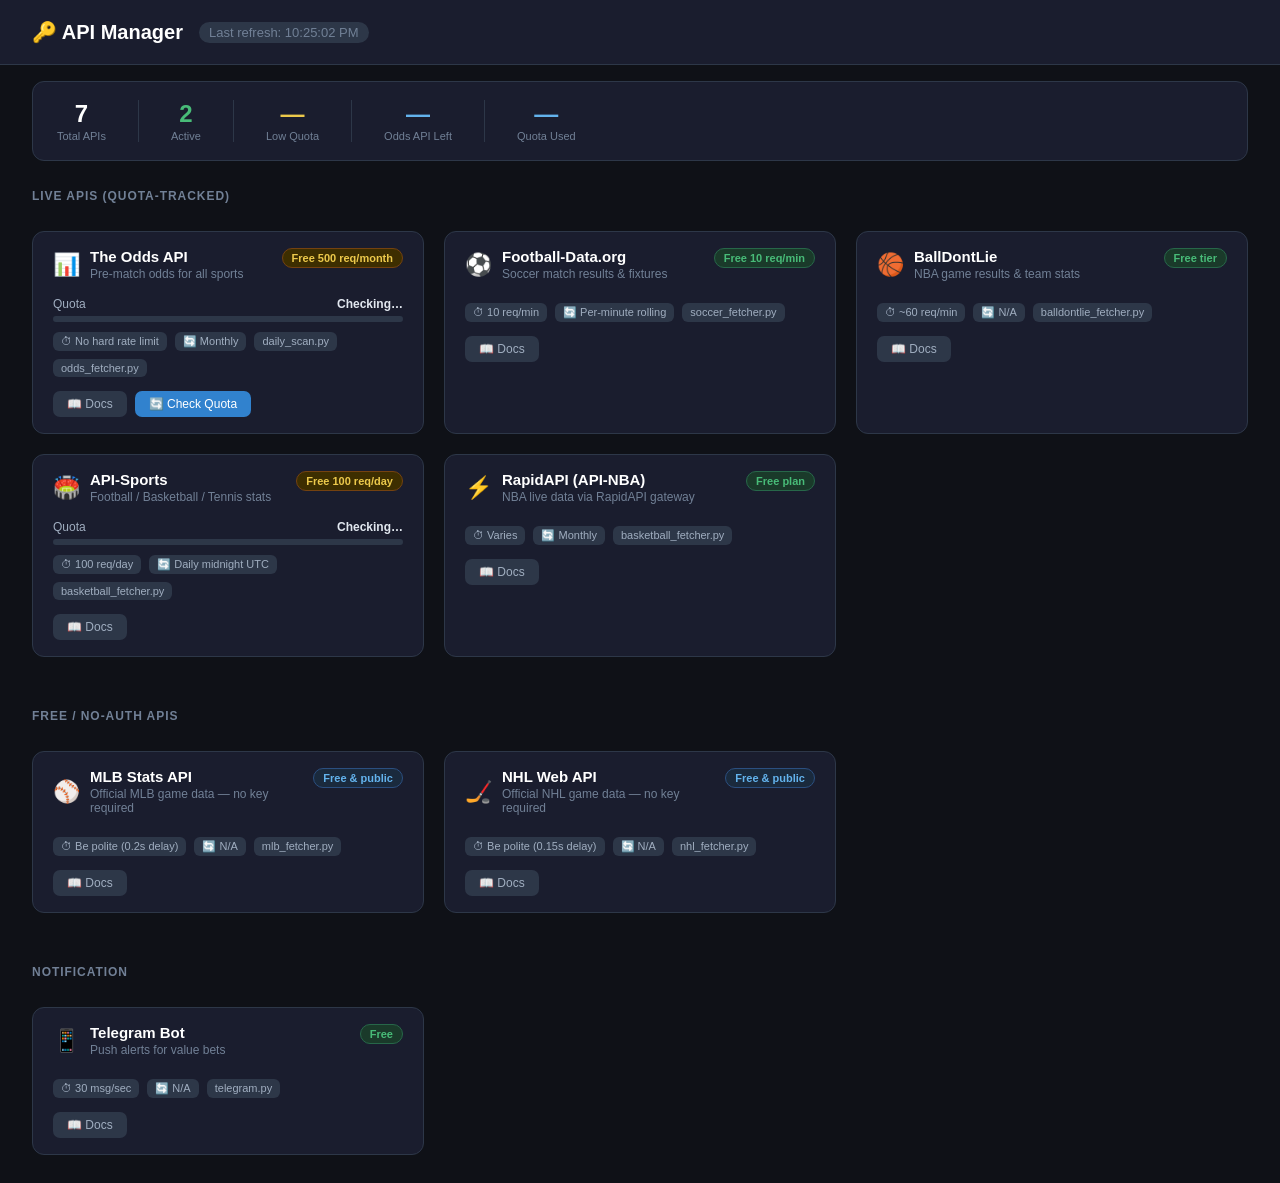
<file: api_manager.html>
<!DOCTYPE html>
<html lang="en">
<head>
<meta charset="UTF-8">
<meta name="viewport" content="width=device-width, initial-scale=1.0">
<title>Sports Predictor — API Manager</title>
<style>
  * { box-sizing: border-box; margin: 0; padding: 0; }
  body { font-family: -apple-system, BlinkMacSystemFont, 'Segoe UI', sans-serif; background: #0f1117; color: #e2e8f0; min-height: 100vh; }

  header { background: #1a1d2e; border-bottom: 1px solid #2d3748; padding: 20px 32px; display: flex; align-items: center; gap: 16px; }
  header h1 { font-size: 20px; font-weight: 700; color: #fff; }
  header span { font-size: 13px; color: #718096; background: #2d3748; padding: 3px 10px; border-radius: 99px; }

  .grid { display: grid; grid-template-columns: repeat(auto-fill, minmax(340px, 1fr)); gap: 20px; padding: 28px 32px; }

  .card { background: #1a1d2e; border: 1px solid #2d3748; border-radius: 12px; overflow: hidden; transition: border-color .2s; }
  .card:hover { border-color: #4a5568; }

  .card-header { padding: 16px 20px 12px; display: flex; align-items: flex-start; justify-content: space-between; }
  .card-title { display: flex; align-items: center; gap: 10px; }
  .card-title .icon { font-size: 22px; }
  .card-title h2 { font-size: 15px; font-weight: 600; color: #fff; }
  .card-title p { font-size: 12px; color: #718096; margin-top: 2px; }

  .badge { font-size: 11px; font-weight: 600; padding: 3px 9px; border-radius: 99px; white-space: nowrap; }
  .badge-green  { background: #1a3a2a; color: #48bb78; border: 1px solid #276749; }
  .badge-yellow { background: #3d2e00; color: #ecc94b; border: 1px solid #744210; }
  .badge-red    { background: #3d1a1a; color: #fc8181; border: 1px solid #742a2a; }
  .badge-blue   { background: #1a2a3d; color: #63b3ed; border: 1px solid #2b4f80; }
  .badge-gray   { background: #2d3748; color: #a0aec0; border: 1px solid #4a5568; }

  .card-body { padding: 0 20px 16px; }

  .quota-bar { margin: 4px 0 10px; }
  .quota-label { display: flex; justify-content: space-between; font-size: 12px; color: #a0aec0; margin-bottom: 5px; }
  .quota-label strong { color: #e2e8f0; }
  .bar-bg { background: #2d3748; border-radius: 99px; height: 6px; overflow: hidden; }
  .bar-fill { height: 100%; border-radius: 99px; transition: width .4s; }
  .bar-green  { background: linear-gradient(90deg, #38a169, #48bb78); }
  .bar-yellow { background: linear-gradient(90deg, #d69e2e, #ecc94b); }
  .bar-red    { background: linear-gradient(90deg, #c53030, #fc8181); }

  .meta-row { display: flex; gap: 8px; flex-wrap: wrap; margin-top: 10px; }
  .meta-chip { font-size: 11px; color: #a0aec0; background: #2d3748; padding: 3px 8px; border-radius: 6px; }
  .meta-chip strong { color: #e2e8f0; }

  .key-row { margin-top: 12px; display: flex; align-items: center; gap: 8px; }
  .key-row label { font-size: 11px; color: #718096; min-width: 30px; }
  .key-display { flex: 1; font-family: 'SF Mono', 'Fira Code', monospace; font-size: 12px; background: #0f1117; border: 1px solid #2d3748; border-radius: 6px; padding: 6px 10px; color: #68d391; overflow: hidden; text-overflow: ellipsis; white-space: nowrap; cursor: pointer; transition: border-color .2s; }
  .key-display:hover { border-color: #4a5568; }
  .copy-btn { background: #2d3748; border: none; color: #a0aec0; font-size: 12px; padding: 6px 10px; border-radius: 6px; cursor: pointer; transition: background .2s; white-space: nowrap; }
  .copy-btn:hover { background: #4a5568; color: #fff; }
  .copy-btn.copied { background: #276749; color: #48bb78; }

  .section-title { font-size: 12px; font-weight: 600; color: #718096; text-transform: uppercase; letter-spacing: .08em; margin: 28px 32px 0; }

  .endpoints { margin-top: 12px; display: flex; flex-direction: column; gap: 4px; }
  .endpoint { font-size: 11px; color: #718096; font-family: monospace; background: #0f1117; padding: 4px 8px; border-radius: 4px; }

  .actions { display: flex; gap: 8px; margin-top: 14px; }
  .btn { font-size: 12px; padding: 6px 14px; border-radius: 7px; border: none; cursor: pointer; font-weight: 500; transition: all .15s; }
  .btn-primary { background: #3182ce; color: #fff; }
  .btn-primary:hover { background: #2b6cb0; }
  .btn-secondary { background: #2d3748; color: #a0aec0; }
  .btn-secondary:hover { background: #4a5568; color: #fff; }

  .summary-bar { background: #1a1d2e; border: 1px solid #2d3748; border-radius: 12px; margin: 16px 32px; padding: 18px 24px; display: flex; gap: 32px; flex-wrap: wrap; align-items: center; }
  .stat { text-align: center; }
  .stat-val { font-size: 24px; font-weight: 700; color: #fff; }
  .stat-lbl { font-size: 11px; color: #718096; margin-top: 2px; }
  .divider { width: 1px; background: #2d3748; align-self: stretch; }

  .toast { position: fixed; bottom: 24px; right: 24px; background: #276749; color: #68d391; font-size: 13px; padding: 10px 18px; border-radius: 8px; opacity: 0; pointer-events: none; transition: opacity .3s; z-index: 999; }
  .toast.show { opacity: 1; }

  @media (max-width: 600px) { .grid { padding: 16px; } .summary-bar { margin: 16px; gap: 16px; } }
</style>
</head>
<body>

<header>
  <div>
    <h1>🔑 API Manager</h1>
  </div>
  <span id="last-refresh">Loading...</span>
</header>

<!-- Summary bar -->
<div class="summary-bar">
  <div class="stat">
    <div class="stat-val" id="total-apis">7</div>
    <div class="stat-lbl">Total APIs</div>
  </div>
  <div class="divider"></div>
  <div class="stat">
    <div class="stat-val" id="active-count" style="color:#48bb78">—</div>
    <div class="stat-lbl">Active</div>
  </div>
  <div class="divider"></div>
  <div class="stat">
    <div class="stat-val" id="warn-count" style="color:#ecc94b">—</div>
    <div class="stat-lbl">Low Quota</div>
  </div>
  <div class="divider"></div>
  <div class="stat">
    <div class="stat-val" id="odds-remaining" style="color:#63b3ed">—</div>
    <div class="stat-lbl">Odds API Left</div>
  </div>
  <div class="divider"></div>
  <div class="stat">
    <div class="stat-val" id="odds-pct" style="color:#63b3ed">—</div>
    <div class="stat-lbl">Quota Used</div>
  </div>
</div>

<div class="section-title">Live APIs (quota-tracked)</div>
<div class="grid" id="live-grid"></div>

<div class="section-title" style="margin-top:24px">Free / No-Auth APIs</div>
<div class="grid" id="free-grid"></div>

<div class="section-title" style="margin-top:24px">Notification</div>
<div class="grid" id="notif-grid"></div>

<div class="toast" id="toast">Copied!</div>

<script>
const ENV_PATH = '.env'; // relative to this file

// ── API definitions ──────────────────────────────────────────────────────────
const APIs = [
  // ── LIVE / QUOTA-TRACKED ─────────────────────────────────────────────────
  {
    id: 'odds',
    group: 'live',
    icon: '📊',
    name: 'The Odds API',
    description: 'Pre-match odds for all sports',
    keyEnv: 'ODDS_API_KEY',
    key: '',
    tier: 'Free 500 req/month',
    tierClass: 'badge-yellow',
    quotaMax: 500,
    quotaUsed: null,   // fetched live
    quotaUnit: 'req/month',
    resetPeriod: 'Monthly',
    rateLimit: 'No hard rate limit',
    docs: 'https://the-odds-api.com/liveapi/guides/v4/',
    endpoints: [
      'GET /v4/sports',
      'GET /v4/sports/{sport}/odds',
      'GET /v4/usage',
    ],
    usedBy: ['daily_scan.py', 'src/data/odds_fetcher.py'],
    liveCheck: true,
  },
  {
    id: 'football',
    group: 'live',
    icon: '⚽',
    name: 'Football-Data.org',
    description: 'Soccer match results & fixtures',
    keyEnv: 'FOOTBALL_DATA_API_KEY',
    key: '',
    tier: 'Free 10 req/min',
    tierClass: 'badge-green',
    quotaMax: null,
    quotaUnit: 'req/min',
    resetPeriod: 'Per-minute rolling',
    rateLimit: '10 req/min',
    docs: 'https://www.football-data.org/documentation/quickstart',
    endpoints: [
      'GET /v4/competitions/{id}/matches',
      'GET /v4/competitions/{id}/standings',
    ],
    usedBy: ['src/data/soccer_fetcher.py'],
    liveCheck: false,
  },
  {
    id: 'balldontlie',
    group: 'live',
    icon: '🏀',
    name: 'BallDontLie',
    description: 'NBA game results & team stats',
    keyEnv: 'BALLDONTLIE_API_KEY',
    key: '',
    tier: 'Free tier',
    tierClass: 'badge-green',
    quotaMax: null,
    quotaUnit: 'Unlimited (throttled)',
    resetPeriod: 'N/A',
    rateLimit: '~60 req/min',
    docs: 'https://www.balldontlie.io/home.html#introduction',
    endpoints: [
      'GET /v1/games',
      'GET /v1/teams',
      'GET /v1/players',
    ],
    usedBy: ['src/data/balldontlie_fetcher.py'],
    liveCheck: false,
  },
  {
    id: 'apisports',
    group: 'live',
    icon: '🏟️',
    name: 'API-Sports',
    description: 'Football / Basketball / Tennis stats',
    keyEnv: 'API_SPORTS_KEY',
    key: '',
    tier: 'Free 100 req/day',
    tierClass: 'badge-yellow',
    quotaMax: 100,
    quotaUsed: null,
    quotaUnit: 'req/day',
    resetPeriod: 'Daily midnight UTC',
    rateLimit: '100 req/day',
    docs: 'https://api-sports.io/documentation/football/v3',
    endpoints: [
      'GET /fixtures',
      'GET /standings',
      'GET /players/statistics',
    ],
    usedBy: ['src/data/basketball_fetcher.py'],
    liveCheck: false,
  },
  {
    id: 'rapidapi',
    group: 'live',
    icon: '⚡',
    name: 'RapidAPI (API-NBA)',
    description: 'NBA live data via RapidAPI gateway',
    keyEnv: 'RAPIDAPI_KEY',
    key: '',
    tier: 'Free plan',
    tierClass: 'badge-green',
    quotaMax: null,
    quotaUnit: 'Varies by endpoint',
    resetPeriod: 'Monthly',
    rateLimit: 'Varies',
    docs: 'https://rapidapi.com/api-sports/api/api-nba/',
    endpoints: [
      'GET /games',
      'GET /teams/statistics',
    ],
    usedBy: ['src/data/basketball_fetcher.py'],
    liveCheck: false,
  },
  // ── FREE / NO-AUTH ────────────────────────────────────────────────────────
  {
    id: 'mlb',
    group: 'free',
    icon: '⚾',
    name: 'MLB Stats API',
    description: 'Official MLB game data — no key required',
    keyEnv: null,
    key: null,
    tier: 'Free & public',
    tierClass: 'badge-blue',
    quotaMax: null,
    quotaUnit: 'No hard limit',
    resetPeriod: 'N/A',
    rateLimit: 'Be polite (0.2s delay)',
    docs: 'https://statsapi.mlb.com/',
    endpoints: [
      'GET /api/v1/schedule',
      'GET /api/v1/game/{gamePk}/boxscore',
      'GET /api/v1/standings',
    ],
    usedBy: ['src/data/mlb_fetcher.py'],
    liveCheck: false,
  },
  {
    id: 'nhl',
    group: 'free',
    icon: '🏒',
    name: 'NHL Web API',
    description: 'Official NHL game data — no key required',
    keyEnv: null,
    key: null,
    tier: 'Free & public',
    tierClass: 'badge-blue',
    quotaMax: null,
    quotaUnit: 'No hard limit',
    resetPeriod: 'N/A',
    rateLimit: 'Be polite (0.15s delay)',
    docs: 'https://api-web.nhle.com/',
    endpoints: [
      'GET /v1/schedule/{date}',
      'GET /v1/standings/{date}',
    ],
    usedBy: ['src/data/nhl_fetcher.py'],
    liveCheck: false,
  },
  // ── NOTIFICATIONS ─────────────────────────────────────────────────────────
  {
    id: 'telegram',
    group: 'notif',
    icon: '📱',
    name: 'Telegram Bot',
    description: 'Push alerts for value bets',
    keyEnv: 'TELEGRAM_TOKEN',
    key: '',
    tier: 'Free',
    tierClass: 'badge-green',
    quotaMax: null,
    quotaUnit: 'No limit',
    resetPeriod: 'N/A',
    rateLimit: '30 msg/sec',
    docs: 'https://core.telegram.org/bots/api',
    endpoints: [
      'POST /bot{token}/sendMessage',
      'POST /bot{token}/sendPhoto',
    ],
    usedBy: ['src/notifications/telegram.py'],
    liveCheck: false,
    extra: { chatId: '6283479518' },
  },
];

// ── Render ───────────────────────────────────────────────────────────────────
function maskKey(k) {
  if (!k) return '— no key required —';
  if (k.length <= 10) return k;
  return k.slice(0, 6) + '••••••••' + k.slice(-4);
}

function quotaColor(pct) {
  if (pct >= 80) return 'red';
  if (pct >= 50) return 'yellow';
  return 'green';
}

function buildCard(api) {
  const card = document.createElement('div');
  card.className = 'card';
  card.dataset.id = api.id;

  // quota section
  let quotaHtml = '';
  if (api.quotaMax && api.quotaUsed !== null) {
    const used = api.quotaUsed;
    const pct  = Math.round((used / api.quotaMax) * 100);
    const col  = quotaColor(pct);
    const remaining = api.quotaMax - used;
    quotaHtml = `
      <div class="quota-bar">
        <div class="quota-label">
          <span>Quota used</span>
          <strong>${used} / ${api.quotaMax} ${api.quotaUnit} — <span style="color:${col==='red'?'#fc8181':col==='yellow'?'#ecc94b':'#48bb78'}">${remaining} remaining</span></strong>
        </div>
        <div class="bar-bg"><div class="bar-fill bar-${col}" style="width:${Math.min(pct,100)}%"></div></div>
      </div>`;
  } else if (api.quotaMax) {
    quotaHtml = `
      <div class="quota-bar">
        <div class="quota-label"><span>Quota</span><strong id="${api.id}-quota-lbl">Checking…</strong></div>
        <div class="bar-bg"><div class="bar-fill bar-green" id="${api.id}-bar" style="width:0%"></div></div>
      </div>`;
  }

  // key section
  let keyHtml = '';
  if (api.key) {
    keyHtml = `
      <div class="key-row">
        <label>Key</label>
        <div class="key-display" id="key-${api.id}" title="Click to reveal/hide" onclick="toggleKey('${api.id}','${api.key}')">${maskKey(api.key)}</div>
        <button class="copy-btn" id="copy-${api.id}" onclick="copyKey('${api.id}','${api.key}')">Copy</button>
      </div>`;
    if (api.id === 'telegram' && api.extra) {
      keyHtml += `
      <div class="key-row">
        <label>Chat</label>
        <div class="key-display" style="color:#a0aec0">${api.extra.chatId}</div>
      </div>`;
    }
  }

  const usedByHtml = api.usedBy.map(f => `<span class="meta-chip">${f.split('/').pop()}</span>`).join('');

  card.innerHTML = `
    <div class="card-header">
      <div class="card-title">
        <span class="icon">${api.icon}</span>
        <div>
          <h2>${api.name}</h2>
          <p>${api.description}</p>
        </div>
      </div>
      <span class="badge ${api.tierClass}">${api.tier}</span>
    </div>
    <div class="card-body">
      ${quotaHtml}
      <div class="meta-row">
        <span class="meta-chip">⏱ ${api.rateLimit}</span>
        <span class="meta-chip">🔄 ${api.resetPeriod}</span>
        ${usedByHtml}
      </div>
      ${keyHtml}
      <div class="actions">
        <a href="${api.docs}" target="_blank"><button class="btn btn-secondary">📖 Docs</button></a>
        ${api.id === 'odds' ? '<button class="btn btn-primary" onclick="checkOddsQuota()">🔄 Check Quota</button>' : ''}
      </div>
    </div>`;

  return card;
}

function renderAll() {
  ['live','free','notif'].forEach(group => {
    const gridId = group === 'live' ? 'live-grid' : group === 'free' ? 'free-grid' : 'notif-grid';
    const grid = document.getElementById(gridId);
    grid.innerHTML = '';
    APIs.filter(a => a.group === group).forEach(api => grid.appendChild(buildCard(api)));
  });
}

// ── Live Odds API quota check ─────────────────────────────────────────────────
async function checkOddsQuota() {
  const api = APIs.find(item => item.id === 'odds');
  const key = ((api && api.key) || '').trim();
  if (!key) {
    console.warn('ODDS_API_KEY is not configured in api_manager.html. Use the webapp API key manager or local .env instead.');
    return;
  }
  try {
    const r = await fetch(`https://api.the-odds-api.com/v4/sports?apiKey=${key}`);
    const remaining = parseInt(r.headers.get('x-requests-remaining') || '0');
    const used = parseInt(r.headers.get('x-requests-used') || '0');
    updateOddsQuota(used, remaining);
  } catch(e) {
    console.warn('Quota check failed:', e);
  }
}

function updateOddsQuota(used, remaining) {
  const total = used + remaining;
  const pct = Math.round((used / total) * 100);
  const col = quotaColor(pct);

  const lbl = document.getElementById('odds-quota-lbl');
  const bar = document.getElementById('odds-bar');
  if (lbl) lbl.textContent = `${used} / ${total} req/month — ${remaining} remaining`;
  if (bar) { bar.className = `bar-fill bar-${col}`; bar.style.width = `${Math.min(pct,100)}%`; }

  // Update summary bar
  document.getElementById('odds-remaining').textContent = remaining;
  document.getElementById('odds-pct').textContent = pct + '%';

  // Replace the quota bar HTML properly
  const quotaLbl = document.getElementById('odds-quota-lbl');
  if (quotaLbl) {
    quotaLbl.innerHTML = `${used} / ${total} — <span style="color:${col==='red'?'#fc8181':col==='yellow'?'#ecc94b':'#48bb78'}">${remaining} remaining</span>`;
  }

  // Update warning count
  const warnEl = document.getElementById('warn-count');
  if (remaining < 100) {
    warnEl.textContent = '1';
  } else {
    warnEl.textContent = '0';
  }
}

// ── Copy / Toggle key ─────────────────────────────────────────────────────────
const _revealed = {};
function toggleKey(id, full) {
  const el = document.getElementById('key-' + id);
  if (!el) return;
  _revealed[id] = !_revealed[id];
  el.textContent = _revealed[id] ? full : maskKey(full);
}

function copyKey(id, val) {
  navigator.clipboard.writeText(val).then(() => {
    const btn = document.getElementById('copy-' + id);
    if (btn) { btn.textContent = '✓ Copied'; btn.classList.add('copied'); setTimeout(() => { btn.textContent = 'Copy'; btn.classList.remove('copied'); }, 1800); }
    showToast('Key copied to clipboard');
  });
}

function showToast(msg) {
  const t = document.getElementById('toast');
  t.textContent = msg;
  t.classList.add('show');
  setTimeout(() => t.classList.remove('show'), 2000);
}

// ── Summary stats ─────────────────────────────────────────────────────────────
function updateSummary() {
  document.getElementById('active-count').textContent = APIs.filter(a => a.key || !a.keyEnv).length;
  document.getElementById('warn-count').textContent = '—';
}

// ── Init ──────────────────────────────────────────────────────────────────────
renderAll();
updateSummary();
document.getElementById('last-refresh').textContent = 'Last refresh: ' + new Date().toLocaleTimeString();

// Auto-check odds quota on load
checkOddsQuota();

// Refresh timestamp every minute
setInterval(() => {
  document.getElementById('last-refresh').textContent = 'Last refresh: ' + new Date().toLocaleTimeString();
}, 60000);
</script>
</body>
</html>
</file>
